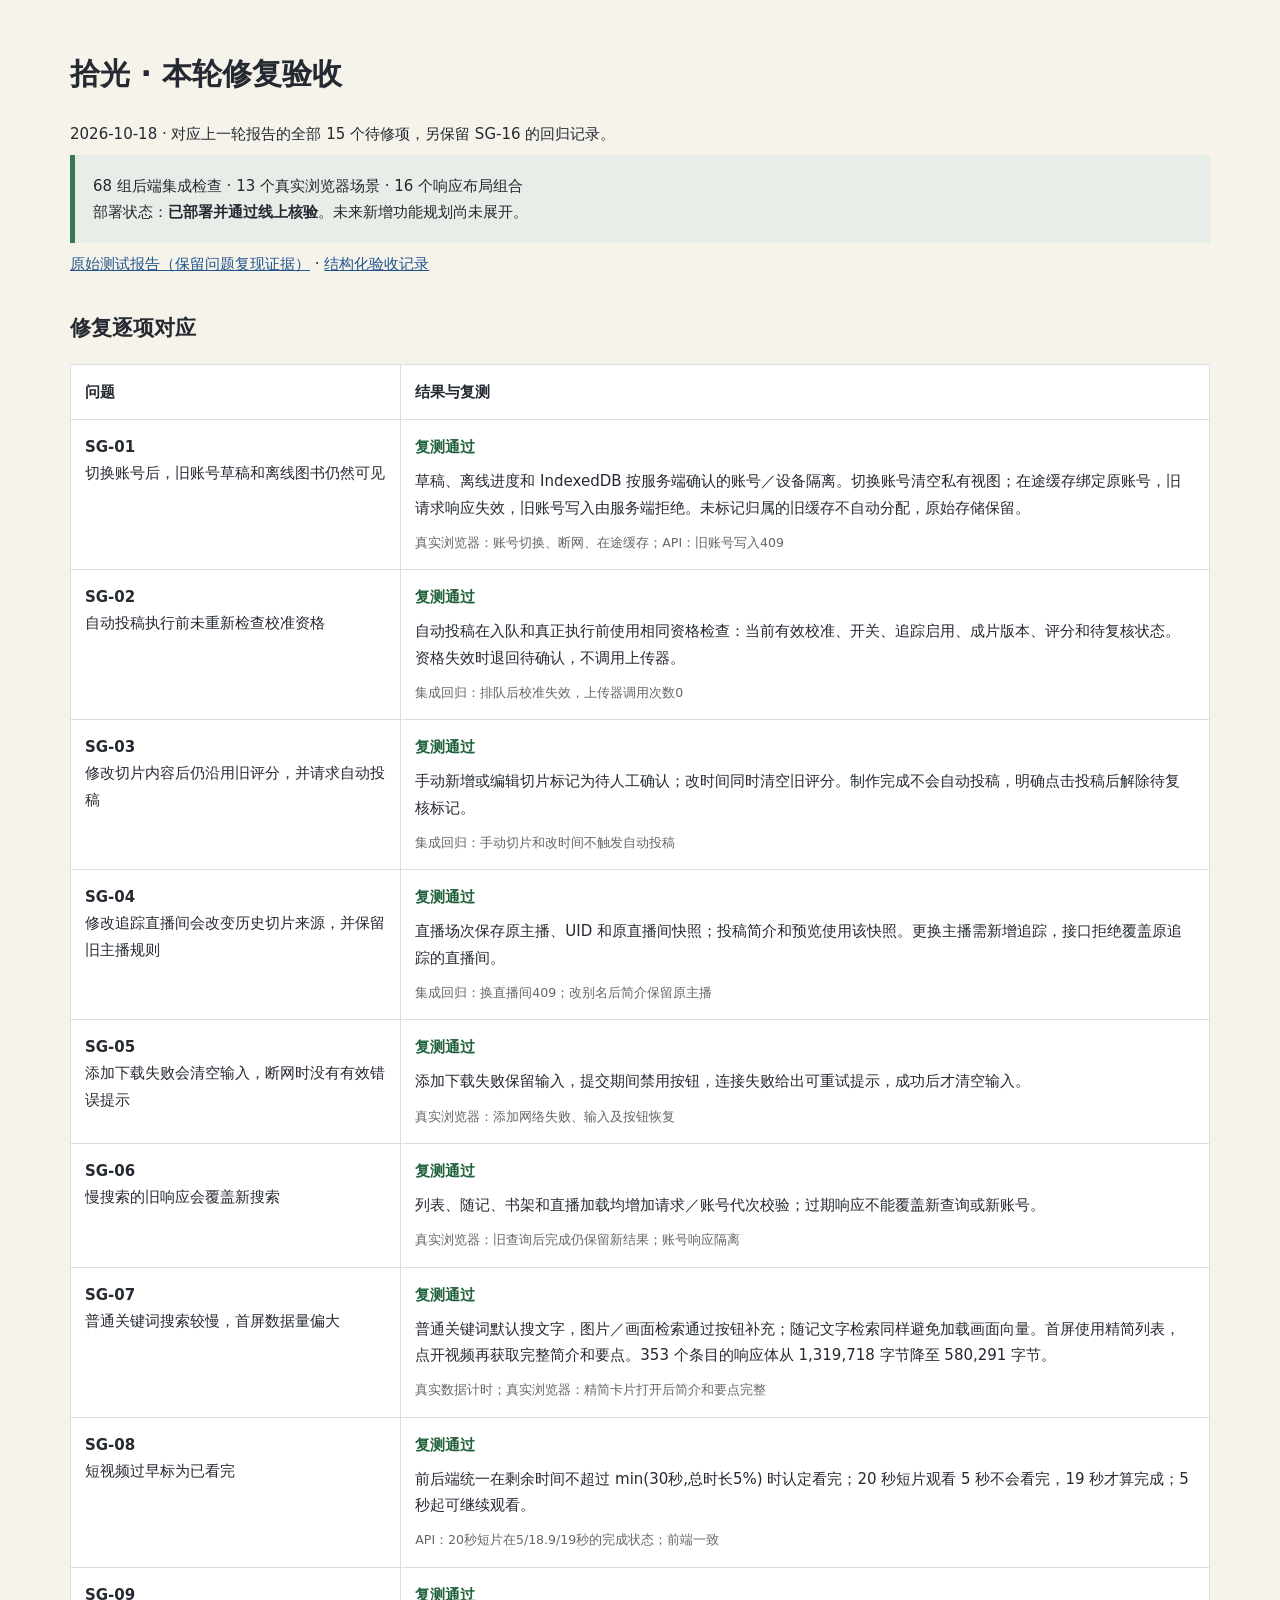
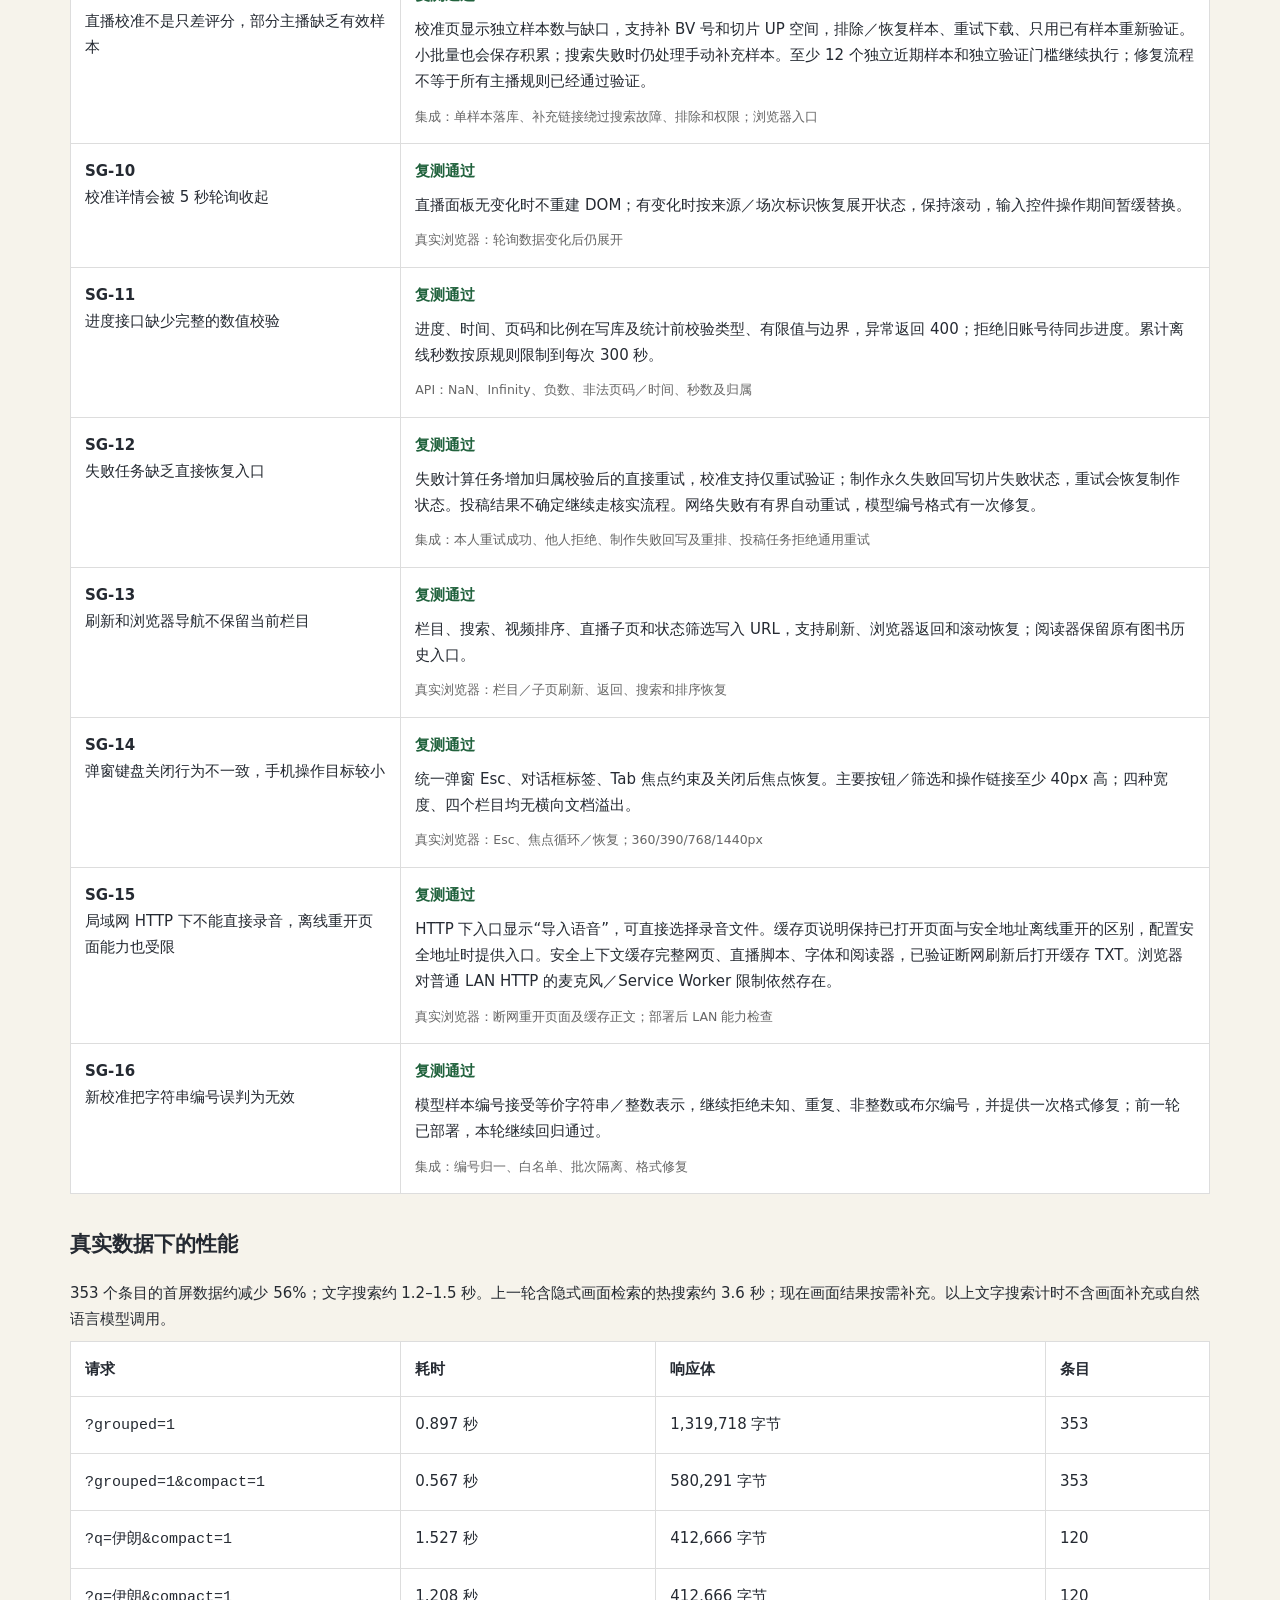
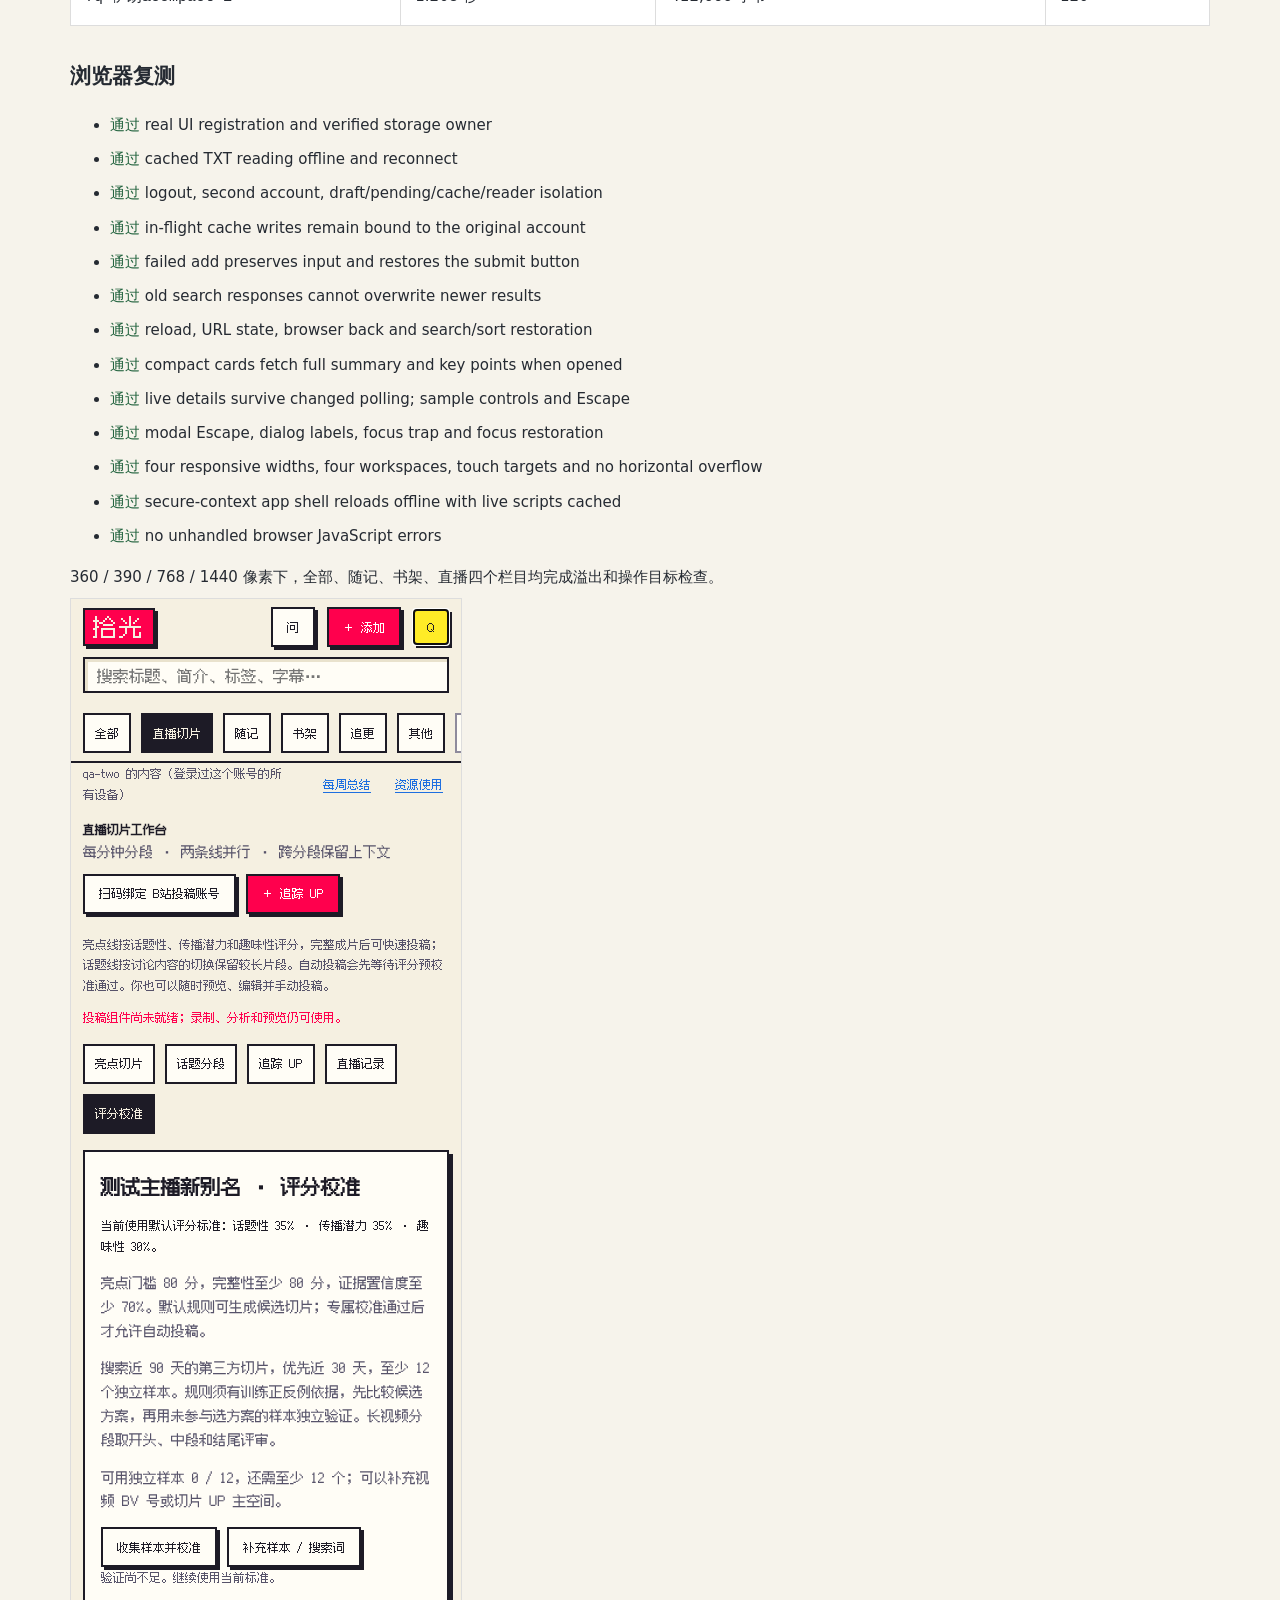
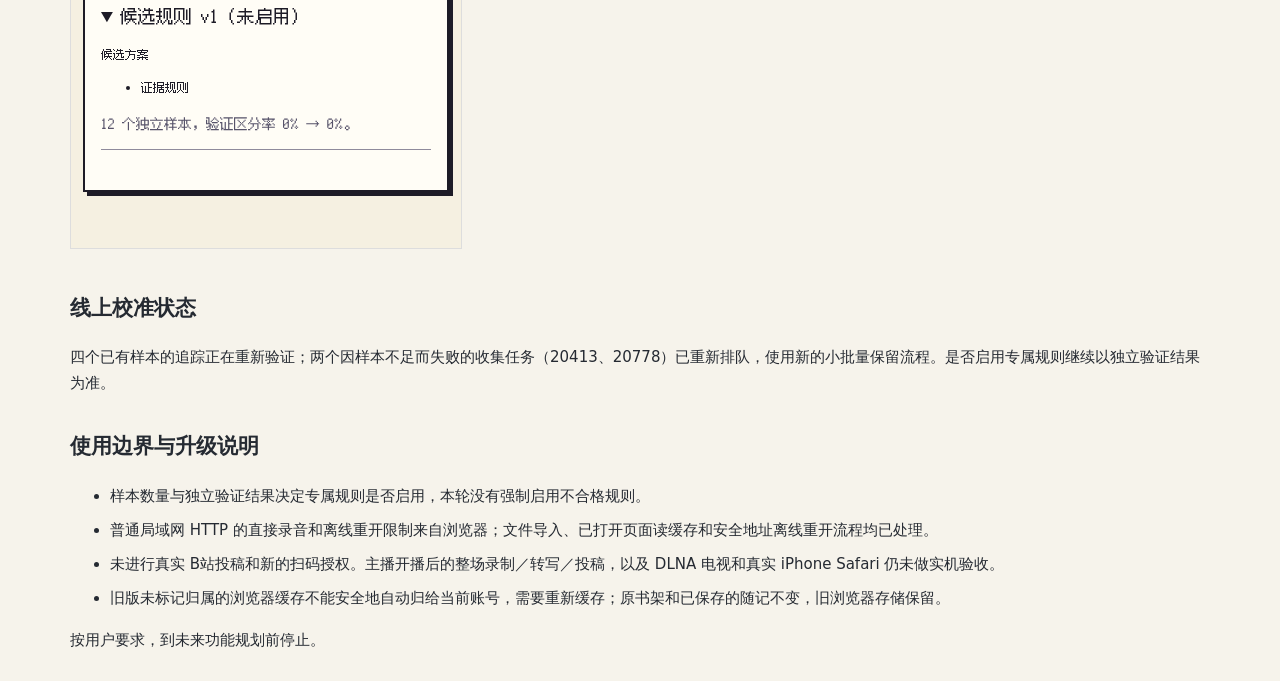
<file: research/shiguang-fixes-20261018.html>
<!doctype html><html lang="zh-CN"><meta charset="utf-8"><meta name="viewport" content="width=device-width,initial-scale=1"><title>拾光修复验收 · 2026-10-18</title>
<style>body{margin:0;background:#f6f3eb;color:#252a32;font:15px/1.75 system-ui,-apple-system,sans-serif}main{max-width:1140px;margin:auto;padding:28px 20px}h1{font-size:30px}h2{margin-top:32px;font-size:21px}.bar{padding:18px;background:#e6eee7;border-left:5px solid #3a7559}table{border-collapse:collapse;width:100%;background:white}td,th{border:1px solid #ddd;padding:14px;text-align:left;vertical-align:top}td:first-child{width:29%}p{margin:8px 0}small{color:#666}.ok{color:#21623d}.scroll{overflow:auto}li{margin:8px 0}code{word-break:break-all}img{max-width:390px;width:100%;border:1px solid #ddd}a{color:#22558d}</style>
<main><h1>拾光 · 本轮修复验收</h1><p>2026-10-18 · 对应上一轮报告的全部 15 个待修项，另保留 SG-16 的回归记录。</p>
<div class="bar">68 组后端集成检查 · 13 个真实浏览器场景 · 16 个响应布局组合<br>部署状态：<b>已部署并通过线上核验</b>。未来新增功能规划尚未展开。</div>
<p><a href="shiguang-qa-20261018.html">原始测试报告（保留问题复现证据）</a> · <a href="shiguang-fixes-20261018.json">结构化验收记录</a></p>
<h2>修复逐项对应</h2><div class="scroll"><table><tr><th>问题</th><th>结果与复测</th></tr><tr><td><b>SG-01</b><br>切换账号后，旧账号草稿和离线图书仍然可见</td><td><b class="ok">复测通过</b><p>草稿、离线进度和 IndexedDB 按服务端确认的账号／设备隔离。切换账号清空私有视图；在途缓存绑定原账号，旧请求响应失效，旧账号写入由服务端拒绝。未标记归属的旧缓存不自动分配，原始存储保留。</p><small>真实浏览器：账号切换、断网、在途缓存；API：旧账号写入409</small></td></tr><tr><td><b>SG-02</b><br>自动投稿执行前未重新检查校准资格</td><td><b class="ok">复测通过</b><p>自动投稿在入队和真正执行前使用相同资格检查：当前有效校准、开关、追踪启用、成片版本、评分和待复核状态。资格失效时退回待确认，不调用上传器。</p><small>集成回归：排队后校准失效，上传器调用次数0</small></td></tr><tr><td><b>SG-03</b><br>修改切片内容后仍沿用旧评分，并请求自动投稿</td><td><b class="ok">复测通过</b><p>手动新增或编辑切片标记为待人工确认；改时间同时清空旧评分。制作完成不会自动投稿，明确点击投稿后解除待复核标记。</p><small>集成回归：手动切片和改时间不触发自动投稿</small></td></tr><tr><td><b>SG-04</b><br>修改追踪直播间会改变历史切片来源，并保留旧主播规则</td><td><b class="ok">复测通过</b><p>直播场次保存原主播、UID 和原直播间快照；投稿简介和预览使用该快照。更换主播需新增追踪，接口拒绝覆盖原追踪的直播间。</p><small>集成回归：换直播间409；改别名后简介保留原主播</small></td></tr><tr><td><b>SG-05</b><br>添加下载失败会清空输入，断网时没有有效错误提示</td><td><b class="ok">复测通过</b><p>添加下载失败保留输入，提交期间禁用按钮，连接失败给出可重试提示，成功后才清空输入。</p><small>真实浏览器：添加网络失败、输入及按钮恢复</small></td></tr><tr><td><b>SG-06</b><br>慢搜索的旧响应会覆盖新搜索</td><td><b class="ok">复测通过</b><p>列表、随记、书架和直播加载均增加请求／账号代次校验；过期响应不能覆盖新查询或新账号。</p><small>真实浏览器：旧查询后完成仍保留新结果；账号响应隔离</small></td></tr><tr><td><b>SG-07</b><br>普通关键词搜索较慢，首屏数据量偏大</td><td><b class="ok">复测通过</b><p>普通关键词默认搜文字，图片／画面检索通过按钮补充；随记文字检索同样避免加载画面向量。首屏使用精简列表，点开视频再获取完整简介和要点。353 个条目的响应体从 1,319,718 字节降至 580,291 字节。</p><small>真实数据计时；真实浏览器：精简卡片打开后简介和要点完整</small></td></tr><tr><td><b>SG-08</b><br>短视频过早标为已看完</td><td><b class="ok">复测通过</b><p>前后端统一在剩余时间不超过 min(30秒,总时长5%) 时认定看完；20 秒短片观看 5 秒不会看完，19 秒才算完成；5 秒起可继续观看。</p><small>API：20秒短片在5/18.9/19秒的完成状态；前端一致</small></td></tr><tr><td><b>SG-09</b><br>直播校准不是只差评分，部分主播缺乏有效样本</td><td><b class="ok">复测通过</b><p>校准页显示独立样本数与缺口，支持补 BV 号和切片 UP 空间，排除／恢复样本、重试下载、只用已有样本重新验证。小批量也会保存积累；搜索失败时仍处理手动补充样本。至少 12 个独立近期样本和独立验证门槛继续执行；修复流程不等于所有主播规则已经通过验证。</p><small>集成：单样本落库、补充链接绕过搜索故障、排除和权限；浏览器入口</small></td></tr><tr><td><b>SG-10</b><br>校准详情会被 5 秒轮询收起</td><td><b class="ok">复测通过</b><p>直播面板无变化时不重建 DOM；有变化时按来源／场次标识恢复展开状态，保持滚动，输入控件操作期间暂缓替换。</p><small>真实浏览器：轮询数据变化后仍展开</small></td></tr><tr><td><b>SG-11</b><br>进度接口缺少完整的数值校验</td><td><b class="ok">复测通过</b><p>进度、时间、页码和比例在写库及统计前校验类型、有限值与边界，异常返回 400；拒绝旧账号待同步进度。累计离线秒数按原规则限制到每次 300 秒。</p><small>API：NaN、Infinity、负数、非法页码／时间、秒数及归属</small></td></tr><tr><td><b>SG-12</b><br>失败任务缺乏直接恢复入口</td><td><b class="ok">复测通过</b><p>失败计算任务增加归属校验后的直接重试，校准支持仅重试验证；制作永久失败回写切片失败状态，重试会恢复制作状态。投稿结果不确定继续走核实流程。网络失败有有界自动重试，模型编号格式有一次修复。</p><small>集成：本人重试成功、他人拒绝、制作失败回写及重排、投稿任务拒绝通用重试</small></td></tr><tr><td><b>SG-13</b><br>刷新和浏览器导航不保留当前栏目</td><td><b class="ok">复测通过</b><p>栏目、搜索、视频排序、直播子页和状态筛选写入 URL，支持刷新、浏览器返回和滚动恢复；阅读器保留原有图书历史入口。</p><small>真实浏览器：栏目／子页刷新、返回、搜索和排序恢复</small></td></tr><tr><td><b>SG-14</b><br>弹窗键盘关闭行为不一致，手机操作目标较小</td><td><b class="ok">复测通过</b><p>统一弹窗 Esc、对话框标签、Tab 焦点约束及关闭后焦点恢复。主要按钮／筛选和操作链接至少 40px 高；四种宽度、四个栏目均无横向文档溢出。</p><small>真实浏览器：Esc、焦点循环／恢复；360/390/768/1440px</small></td></tr><tr><td><b>SG-15</b><br>局域网 HTTP 下不能直接录音，离线重开页面能力也受限</td><td><b class="ok">复测通过</b><p>HTTP 下入口显示“导入语音”，可直接选择录音文件。缓存页说明保持已打开页面与安全地址离线重开的区别，配置安全地址时提供入口。安全上下文缓存完整网页、直播脚本、字体和阅读器，已验证断网刷新后打开缓存 TXT。浏览器对普通 LAN HTTP 的麦克风／Service Worker 限制依然存在。</p><small>真实浏览器：断网重开页面及缓存正文；部署后 LAN 能力检查</small></td></tr><tr><td><b>SG-16</b><br>新校准把字符串编号误判为无效</td><td><b class="ok">复测通过</b><p>模型样本编号接受等价字符串／整数表示，继续拒绝未知、重复、非整数或布尔编号，并提供一次格式修复；前一轮已部署，本轮继续回归通过。</p><small>集成：编号归一、白名单、批次隔离、格式修复</small></td></tr></table></div>
<h2>真实数据下的性能</h2><p>353 个条目的首屏数据约减少 56%；文字搜索约 1.2–1.5 秒。上一轮含隐式画面检索的热搜索约 3.6 秒；现在画面结果按需补充。以上文字搜索计时不含画面补充或自然语言模型调用。</p><div class="scroll"><table><tr><th>请求</th><th>耗时</th><th>响应体</th><th>条目</th></tr><tr><td><code>?grouped=1</code></td><td>0.897 秒</td><td>1,319,718 字节</td><td>353</td></tr><tr><td><code>?grouped=1&amp;compact=1</code></td><td>0.567 秒</td><td>580,291 字节</td><td>353</td></tr><tr><td><code>?q=伊朗&amp;compact=1</code></td><td>1.527 秒</td><td>412,666 字节</td><td>120</td></tr><tr><td><code>?q=伊朗&amp;compact=1</code></td><td>1.208 秒</td><td>412,666 字节</td><td>120</td></tr></table></div>
<h2>浏览器复测</h2><ul><li><span class="ok">通过</span> real UI registration and verified storage owner</li><li><span class="ok">通过</span> cached TXT reading offline and reconnect</li><li><span class="ok">通过</span> logout, second account, draft/pending/cache/reader isolation</li><li><span class="ok">通过</span> in-flight cache writes remain bound to the original account</li><li><span class="ok">通过</span> failed add preserves input and restores the submit button</li><li><span class="ok">通过</span> old search responses cannot overwrite newer results</li><li><span class="ok">通过</span> reload, URL state, browser back and search/sort restoration</li><li><span class="ok">通过</span> compact cards fetch full summary and key points when opened</li><li><span class="ok">通过</span> live details survive changed polling; sample controls and Escape</li><li><span class="ok">通过</span> modal Escape, dialog labels, focus trap and focus restoration</li><li><span class="ok">通过</span> four responsive widths, four workspaces, touch targets and no horizontal overflow</li><li><span class="ok">通过</span> secure-context app shell reloads offline with live scripts cached</li><li><span class="ok">通过</span> no unhandled browser JavaScript errors</li></ul><p>360 / 390 / 768 / 1440 像素下，全部、随记、书架、直播四个栏目均完成溢出和操作目标检查。</p><img src="[data-uri]" alt="390px 直播校准页面复测截图">
<h2>线上校准状态</h2><p>四个已有样本的追踪正在重新验证；两个因样本不足而失败的收集任务（20413、20778）已重新排队，使用新的小批量保留流程。是否启用专属规则继续以独立验证结果为准。</p><h2>使用边界与升级说明</h2><ul><li>样本数量与独立验证结果决定专属规则是否启用，本轮没有强制启用不合格规则。</li><li>普通局域网 HTTP 的直接录音和离线重开限制来自浏览器；文件导入、已打开页面读缓存和安全地址离线重开流程均已处理。</li><li>未进行真实 B站投稿和新的扫码授权。主播开播后的整场录制／转写／投稿，以及 DLNA 电视和真实 iPhone Safari 仍未做实机验收。</li><li>旧版未标记归属的浏览器缓存不能安全地自动归给当前账号，需要重新缓存；原书架和已保存的随记不变，旧浏览器存储保留。</li></ul><p>按用户要求，到未来功能规划前停止。</p></main></html>
</file>
